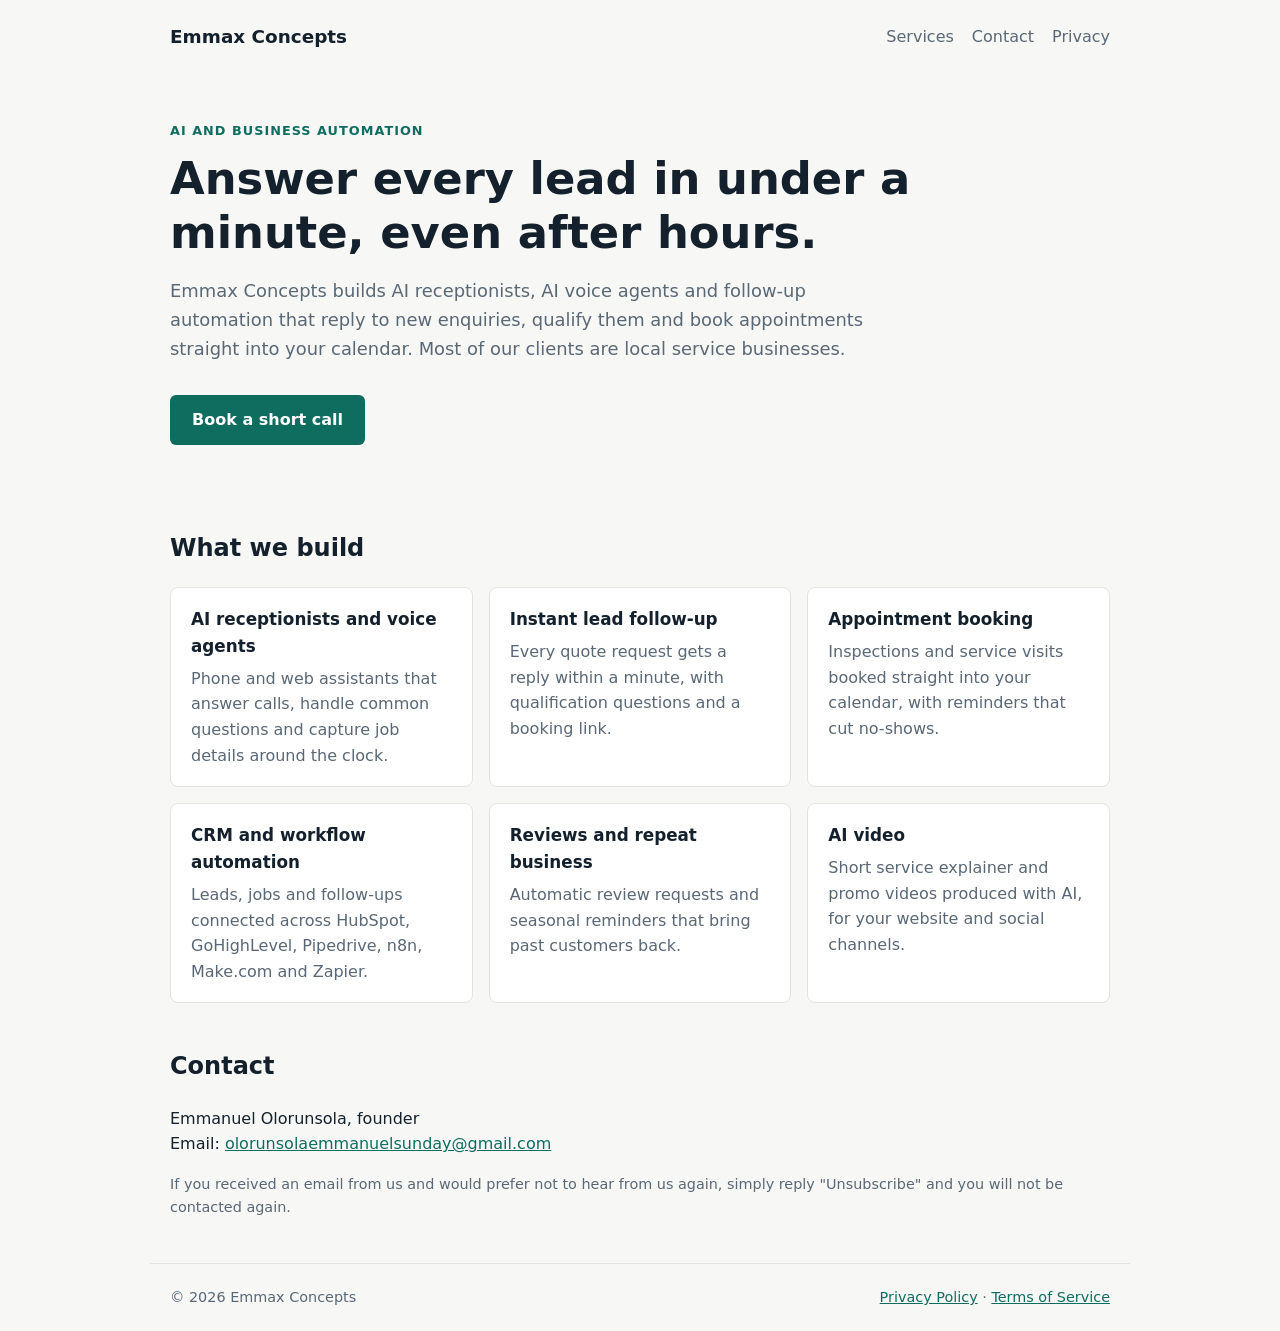
<file: index.html>
<!doctype html>
<html lang="en">
<head>
<meta charset="utf-8">
<meta name="viewport" content="width=device-width, initial-scale=1">
<title>Emmax Concepts | AI Voice Agents and Business Automation</title>
<meta name="description" content="Emmax Concepts builds AI receptionists, AI voice agents, lead follow-up and booking automation for service businesses.">
<link rel="stylesheet" href="style.css">
</head>
<body>
<header class="wrap top">
  <strong class="brand">Emmax Concepts</strong>
  <nav><a href="#services">Services</a><a href="#contact">Contact</a><a href="privacy.html">Privacy</a></nav>
</header>

<main>
<section class="wrap hero">
  <p class="eyebrow">AI and business automation</p>
  <h1>Answer every lead in under a minute, even after hours.</h1>
  <p class="lead">Emmax Concepts builds AI receptionists, AI voice agents and follow-up automation that reply to new enquiries, qualify them and book appointments straight into your calendar. Most of our clients are local service businesses.</p>
  <a class="button" href="#contact">Book a short call</a>
</section>

<section id="services" class="wrap">
  <h2>What we build</h2>
  <div class="grid">
    <article><h3>AI receptionists and voice agents</h3><p>Phone and web assistants that answer calls, handle common questions and capture job details around the clock.</p></article>
    <article><h3>Instant lead follow-up</h3><p>Every quote request gets a reply within a minute, with qualification questions and a booking link.</p></article>
    <article><h3>Appointment booking</h3><p>Inspections and service visits booked straight into your calendar, with reminders that cut no-shows.</p></article>
    <article><h3>CRM and workflow automation</h3><p>Leads, jobs and follow-ups connected across HubSpot, GoHighLevel, Pipedrive, n8n, Make.com and Zapier.</p></article>
    <article><h3>Reviews and repeat business</h3><p>Automatic review requests and seasonal reminders that bring past customers back.</p></article>
    <article><h3>AI video</h3><p>Short service explainer and promo videos produced with AI, for your website and social channels.</p></article>
  </div>
</section>

<section id="contact" class="wrap contact">
  <h2>Contact</h2>
  <p>Emmanuel Olorunsola, founder<br>
  Email: <a href="mailto:olorunsolaemmanuelsunday@gmail.com">olorunsolaemmanuelsunday@gmail.com</a></p>
  <p class="small">If you received an email from us and would prefer not to hear from us again, simply reply "Unsubscribe" and you will not be contacted again.</p>
</section>
</main>

<footer class="wrap foot">
  <span>&copy; 2026 Emmax Concepts</span>
  <span><a href="privacy.html">Privacy Policy</a> &middot; <a href="terms.html">Terms of Service</a></span>
</footer>
</body>
</html>
</file>
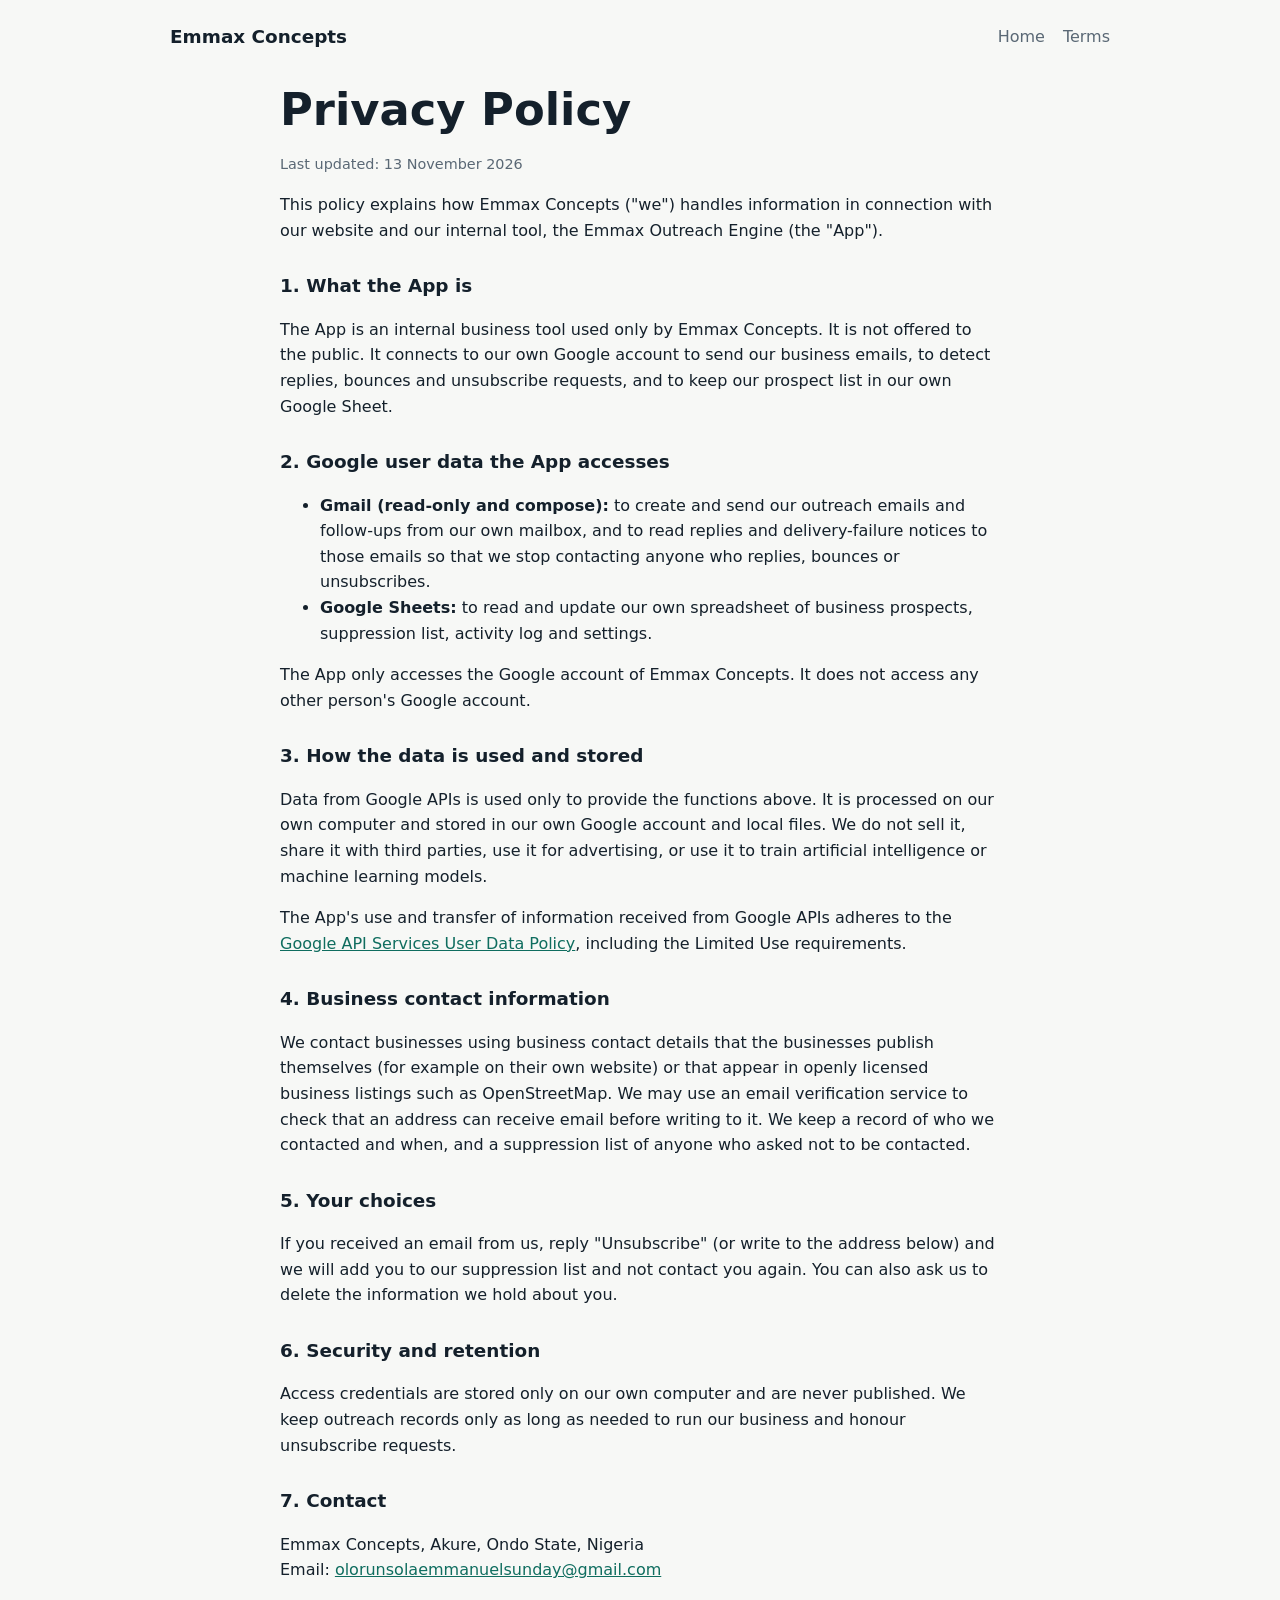
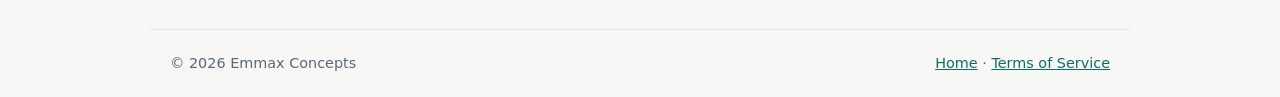
<file: privacy.html>
<!doctype html>
<html lang="en">
<head>
<meta charset="utf-8">
<meta name="viewport" content="width=device-width, initial-scale=1">
<title>Privacy Policy | Emmax Concepts</title>
<link rel="stylesheet" href="style.css">
</head>
<body>
<header class="wrap top">
  <a class="brand" href="index.html">Emmax Concepts</a>
  <nav><a href="index.html">Home</a><a href="terms.html">Terms</a></nav>
</header>
<main class="wrap doc">
<h1>Privacy Policy</h1>
<p class="small">Last updated: 13 November 2026</p>

<p>This policy explains how Emmax Concepts ("we") handles information in connection with our website and our internal tool, the Emmax Outreach Engine (the "App").</p>

<h2>1. What the App is</h2>
<p>The App is an internal business tool used only by Emmax Concepts. It is not offered to the public. It connects to our own Google account to send our business emails, to detect replies, bounces and unsubscribe requests, and to keep our prospect list in our own Google Sheet.</p>

<h2>2. Google user data the App accesses</h2>
<ul>
  <li><strong>Gmail (read-only and compose):</strong> to create and send our outreach emails and follow-ups from our own mailbox, and to read replies and delivery-failure notices to those emails so that we stop contacting anyone who replies, bounces or unsubscribes.</li>
  <li><strong>Google Sheets:</strong> to read and update our own spreadsheet of business prospects, suppression list, activity log and settings.</li>
</ul>
<p>The App only accesses the Google account of Emmax Concepts. It does not access any other person's Google account.</p>

<h2>3. How the data is used and stored</h2>
<p>Data from Google APIs is used only to provide the functions above. It is processed on our own computer and stored in our own Google account and local files. We do not sell it, share it with third parties, use it for advertising, or use it to train artificial intelligence or machine learning models.</p>
<p>The App's use and transfer of information received from Google APIs adheres to the <a href="https://developers.google.com/terms/api-services-user-data-policy">Google API Services User Data Policy</a>, including the Limited Use requirements.</p>

<h2>4. Business contact information</h2>
<p>We contact businesses using business contact details that the businesses publish themselves (for example on their own website) or that appear in openly licensed business listings such as OpenStreetMap. We may use an email verification service to check that an address can receive email before writing to it. We keep a record of who we contacted and when, and a suppression list of anyone who asked not to be contacted.</p>

<h2>5. Your choices</h2>
<p>If you received an email from us, reply "Unsubscribe" (or write to the address below) and we will add you to our suppression list and not contact you again. You can also ask us to delete the information we hold about you.</p>

<h2>6. Security and retention</h2>
<p>Access credentials are stored only on our own computer and are never published. We keep outreach records only as long as needed to run our business and honour unsubscribe requests.</p>

<h2>7. Contact</h2>
<p>Emmax Concepts, Akure, Ondo State, Nigeria<br>
Email: <a href="mailto:olorunsolaemmanuelsunday@gmail.com">olorunsolaemmanuelsunday@gmail.com</a></p>
</main>
<footer class="wrap foot"><span>&copy; 2026 Emmax Concepts</span><span><a href="index.html">Home</a> &middot; <a href="terms.html">Terms of Service</a></span></footer>
</body>
</html>
</file>
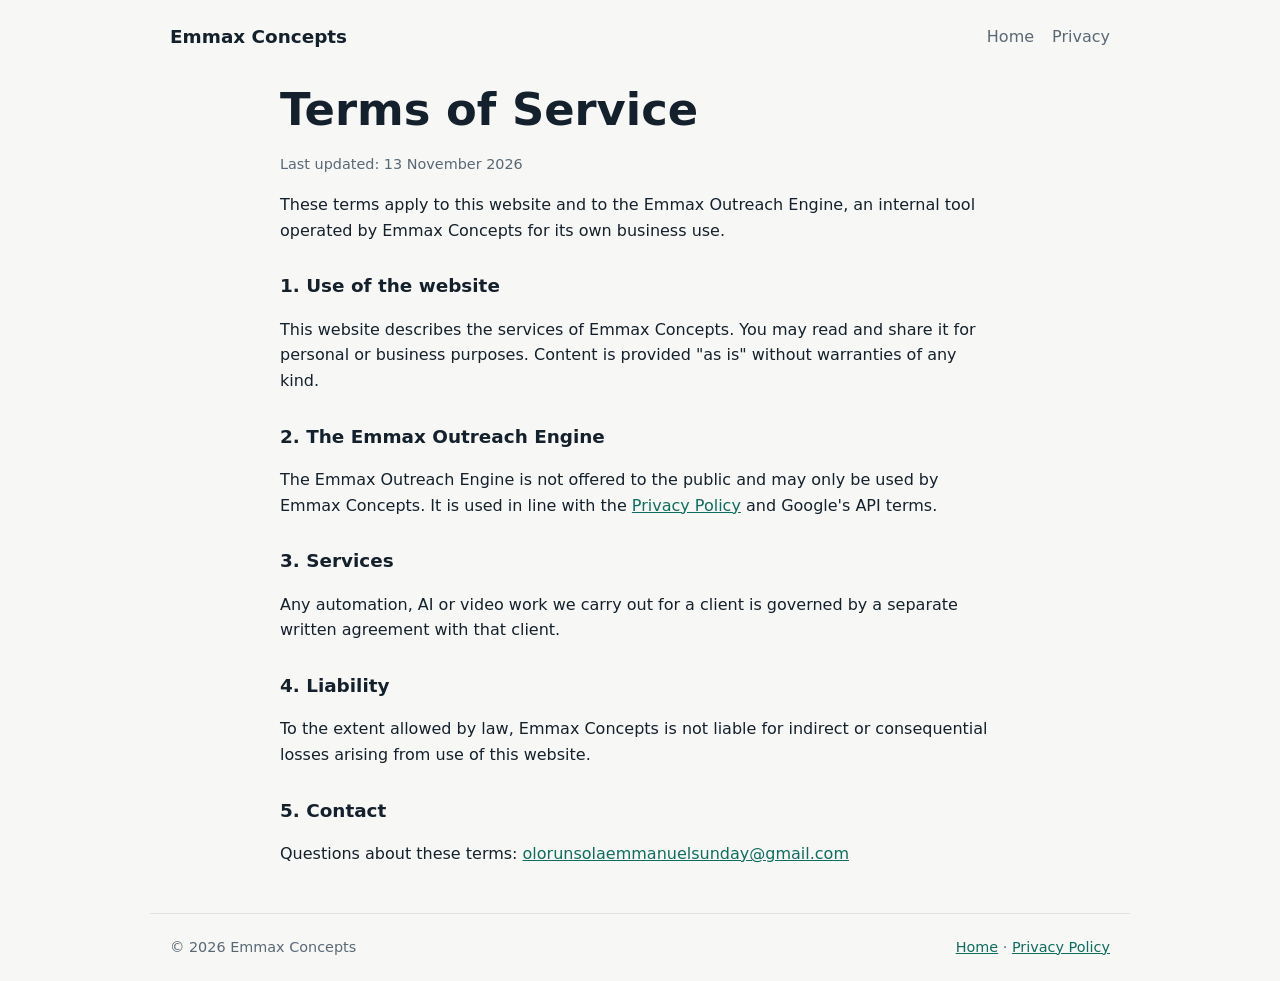
<file: terms.html>
<!doctype html>
<html lang="en">
<head>
<meta charset="utf-8">
<meta name="viewport" content="width=device-width, initial-scale=1">
<title>Terms of Service | Emmax Concepts</title>
<link rel="stylesheet" href="style.css">
</head>
<body>
<header class="wrap top">
  <a class="brand" href="index.html">Emmax Concepts</a>
  <nav><a href="index.html">Home</a><a href="privacy.html">Privacy</a></nav>
</header>
<main class="wrap doc">
<h1>Terms of Service</h1>
<p class="small">Last updated: 13 November 2026</p>
<p>These terms apply to this website and to the Emmax Outreach Engine, an internal tool operated by Emmax Concepts for its own business use.</p>
<h2>1. Use of the website</h2>
<p>This website describes the services of Emmax Concepts. You may read and share it for personal or business purposes. Content is provided "as is" without warranties of any kind.</p>
<h2>2. The Emmax Outreach Engine</h2>
<p>The Emmax Outreach Engine is not offered to the public and may only be used by Emmax Concepts. It is used in line with the <a href="privacy.html">Privacy Policy</a> and Google's API terms.</p>
<h2>3. Services</h2>
<p>Any automation, AI or video work we carry out for a client is governed by a separate written agreement with that client.</p>
<h2>4. Liability</h2>
<p>To the extent allowed by law, Emmax Concepts is not liable for indirect or consequential losses arising from use of this website.</p>
<h2>5. Contact</h2>
<p>Questions about these terms: <a href="mailto:olorunsolaemmanuelsunday@gmail.com">olorunsolaemmanuelsunday@gmail.com</a></p>
</main>
<footer class="wrap foot"><span>&copy; 2026 Emmax Concepts</span><span><a href="index.html">Home</a> &middot; <a href="privacy.html">Privacy Policy</a></span></footer>
</body>
</html>
</file>
<file: style.css>
:root { --ink: #14202b; --muted: #5a6875; --accent: #0f6d5f; --bg: #f7f8f6; --card: #ffffff; --line: #e1e5e2; }
* { box-sizing: border-box; }
body { margin: 0; font: 16px/1.6 "Segoe UI", system-ui, -apple-system, Roboto, Arial, sans-serif; color: var(--ink); background: var(--bg); }
a { color: var(--accent); }
.wrap { max-width: 980px; margin: 0 auto; padding: 0 20px; }
.top { display: flex; justify-content: space-between; align-items: center; flex-wrap: wrap; gap: 12px; padding-block: 22px; }
.brand { font-size: 1.15rem; font-weight: 700; color: var(--ink); text-decoration: none; }
nav a { margin-left: 18px; text-decoration: none; color: var(--muted); }
nav a:hover { color: var(--accent); }
.hero { padding-block: 48px 40px; }
.eyebrow { text-transform: uppercase; letter-spacing: .08em; font-size: .8rem; color: var(--accent); font-weight: 600; margin: 0; }
h1 { font-size: clamp(1.9rem, 4.5vw, 2.8rem); line-height: 1.2; margin: 10px 0 16px; max-width: 18em; }
.lead { font-size: 1.12rem; color: var(--muted); max-width: 40em; }
.button { display: inline-block; margin-top: 14px; background: var(--accent); color: #fff; padding: 12px 22px; border-radius: 6px; text-decoration: none; font-weight: 600; }
h2 { margin-top: 44px; }
.grid { display: grid; grid-template-columns: repeat(auto-fit, minmax(260px, 1fr)); gap: 16px; }
.grid article { background: var(--card); border: 1px solid var(--line); border-radius: 8px; padding: 18px 20px; }
.grid h3 { margin: 0 0 6px; font-size: 1.05rem; }
.grid p { margin: 0; color: var(--muted); }
.contact { padding-bottom: 30px; }
.small { font-size: .9rem; color: var(--muted); }
.doc { max-width: 760px; padding-bottom: 30px; }
.doc h2 { font-size: 1.15rem; margin-top: 28px; }
.foot { display: flex; justify-content: space-between; flex-wrap: wrap; gap: 8px; border-top: 1px solid var(--line); padding-block: 22px; color: var(--muted); font-size: .9rem; }
</file>
